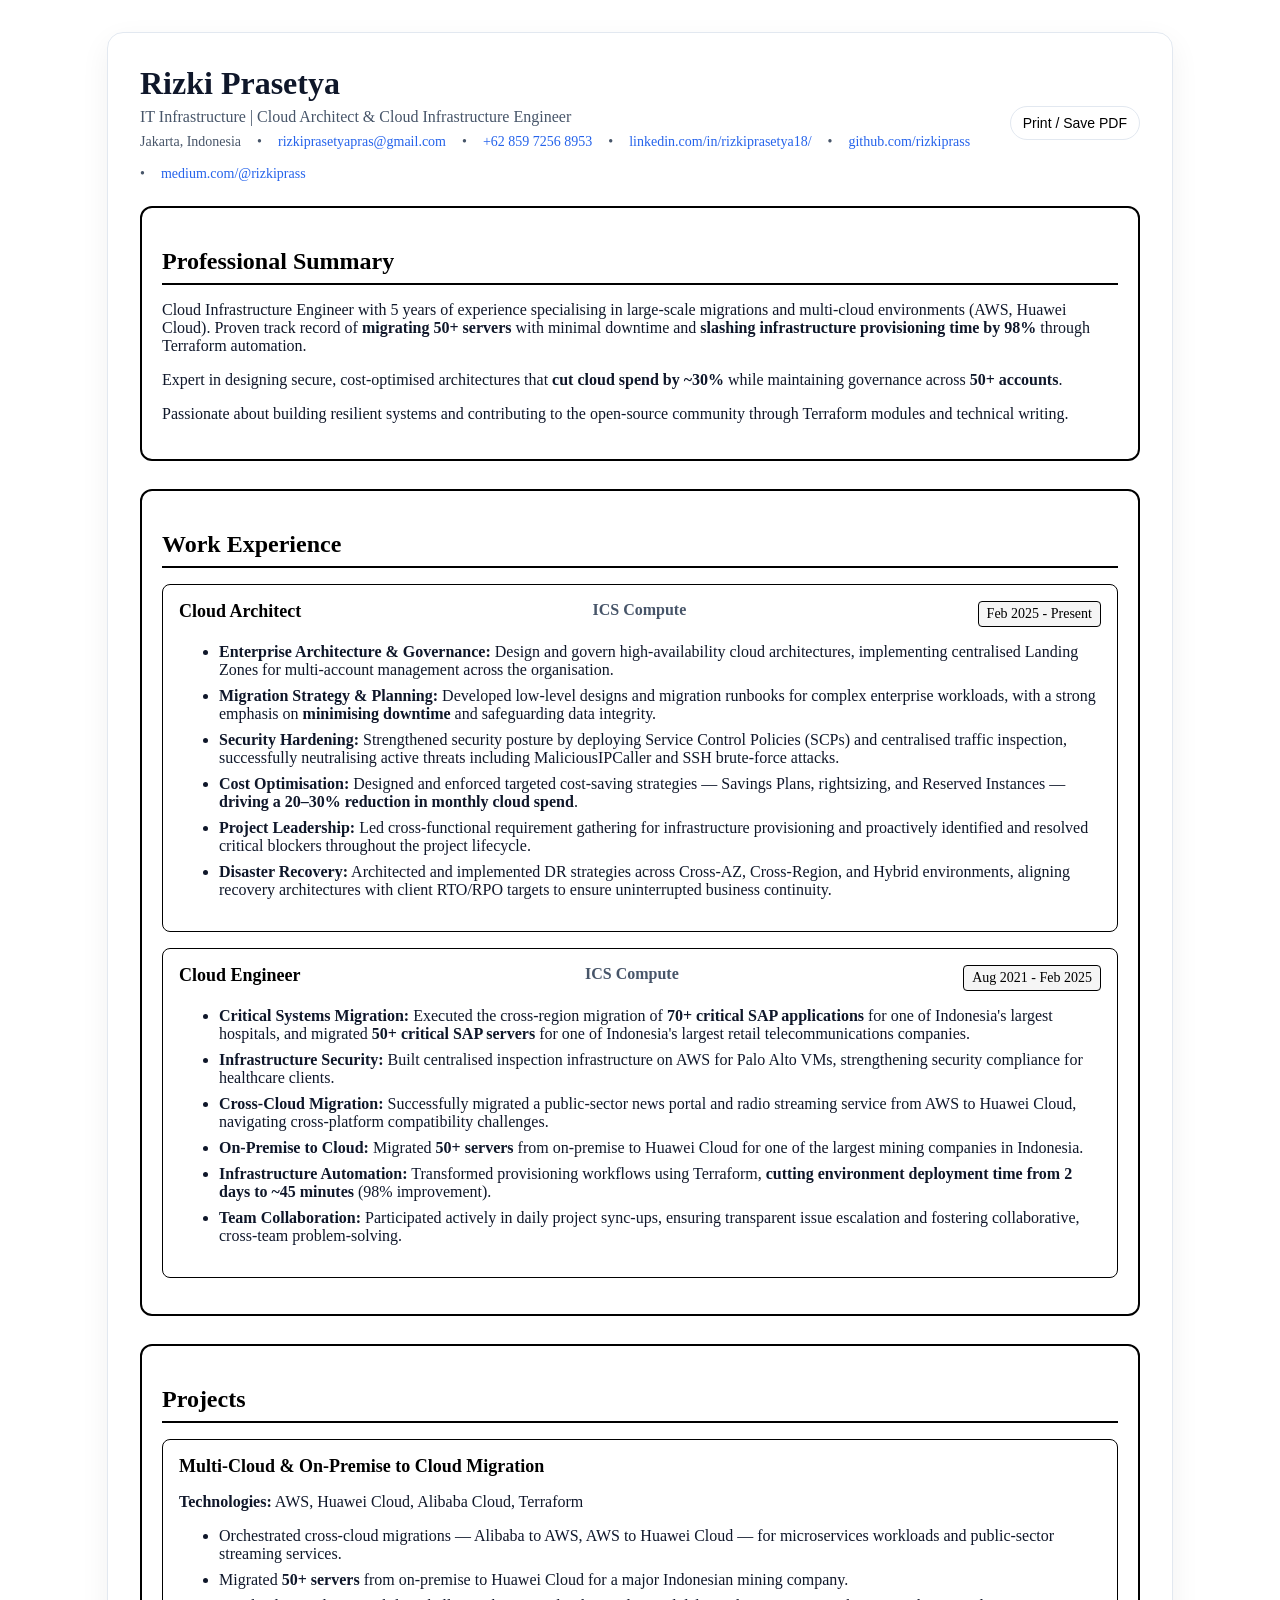
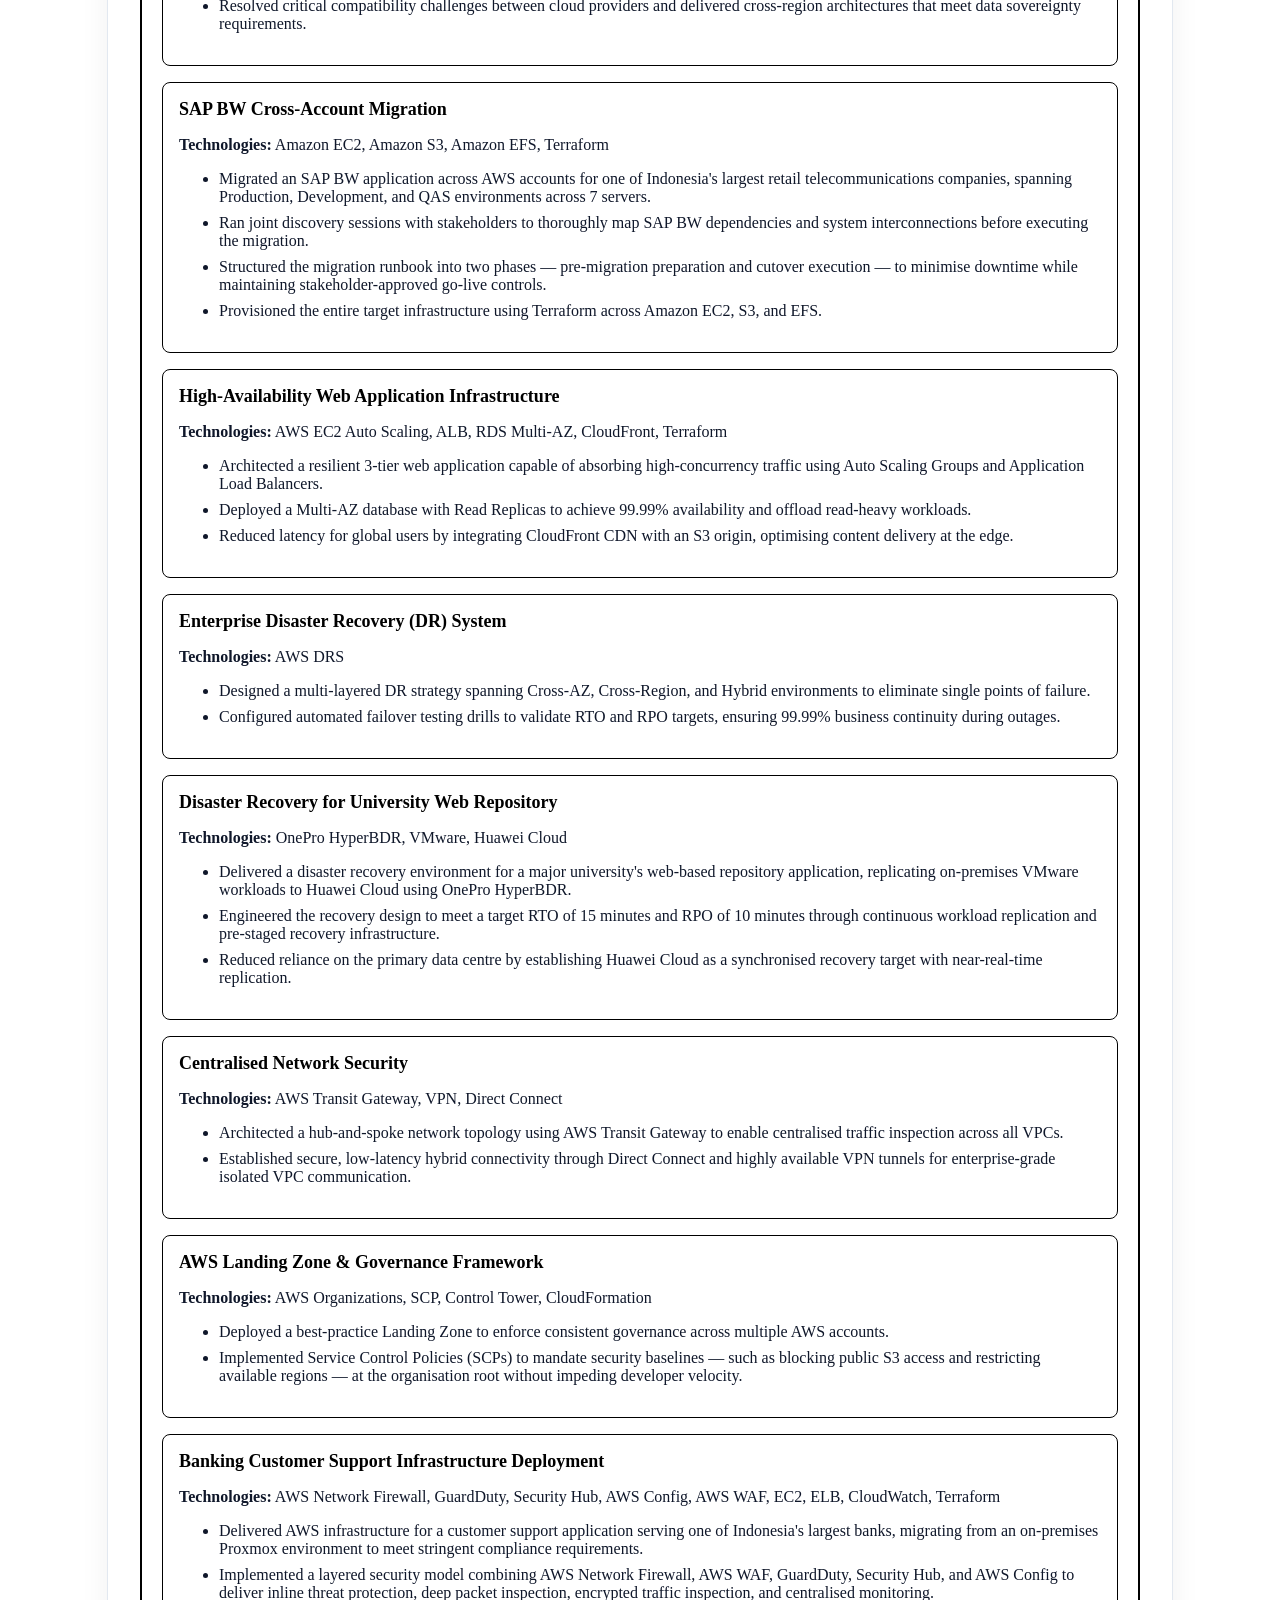
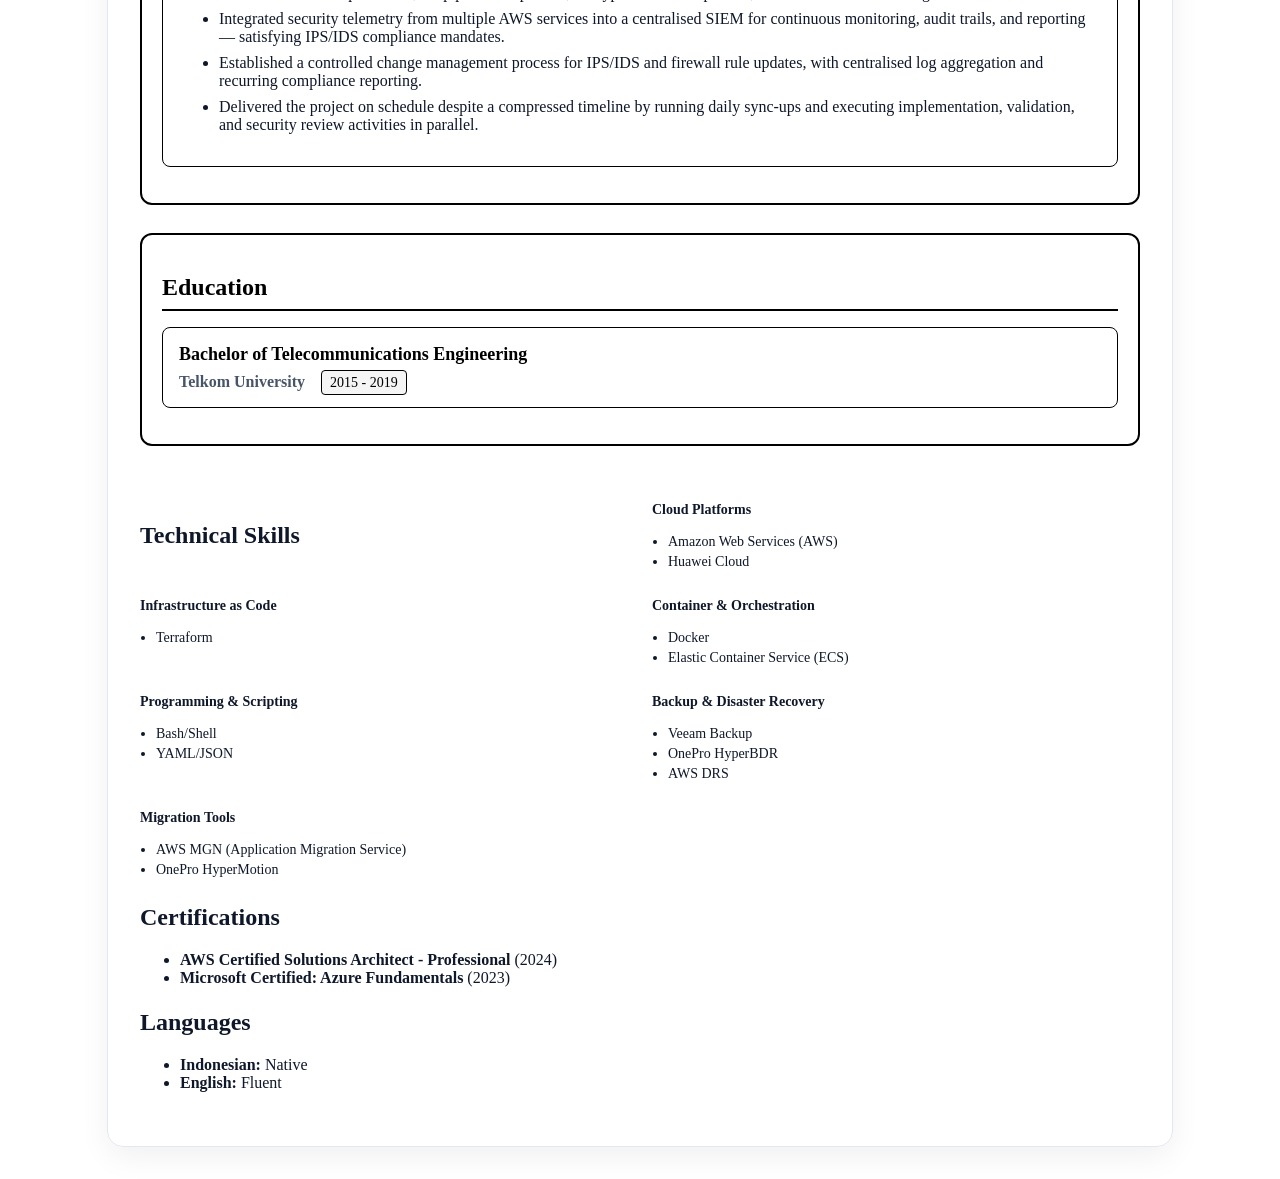
<file: index.html>
<!DOCTYPE html>
<html lang="en">

<head>
  <meta charset="utf-8" />
  <meta name="viewport" content="width=device-width, initial-scale=1" />
  <title>Rizki Prasetya — Resume</title>
  <link rel="stylesheet" href="style.css" />
</head>

<body>
  <div class="page">
    <header>
      <img src="profile-photo.jpg" alt="Rizki Prasetya" class="avatar" />
      <div class="title">
        <h1>Rizki Prasetya</h1>
        <p class="role">IT Infrastructure | Cloud Architect & Cloud Infrastructure Engineer</p>
        <div class="contact">
          <span>Jakarta, Indonesia</span>
          <span>•</span>
          <a href="mailto:your.email@example.com">rizkiprasetyapras@gmail.com</a>
          <span>•</span>
          <a href="tel:+62xxxxxxxxxxx">+62 859 7256 8953</a>
          <span>•</span>
          <a href="https://www.linkedin.com/in/rizkiprasetya18/" target="_blank"
            rel="noreferrer">linkedin.com/in/rizkiprasetya18/</a>
          <span>•</span>
          <a href="https://github.com/rizkiprass" target="_blank" rel="noreferrer">github.com/rizkiprass</a>
          <span>•</span>
          <a href="https://medium.com/@rizkiprass" target="_blank" rel="noreferrer">medium.com/@rizkiprass</a>
        </div>
      </div>
      <div class="toolbar">
        <button class="btn" onclick="window.print()">Print / Save PDF</button>
      </div>
    </header>

    <div class="grid">
      <!-- MAIN COLUMN -->
      <main>
        <!-- RINGKASAN -->
        <section class="summary">
          <h2>Professional Summary</h2>
          <p>Cloud Infrastructure Engineer with 5 years of experience specialising in large-scale migrations and
            multi-cloud environments (AWS, Huawei Cloud). Proven track record of <strong>migrating 50+ servers</strong>
            with minimal downtime and <strong>slashing infrastructure provisioning time by 98%</strong> through
            Terraform automation.</p>
          <p>Expert in designing secure, cost-optimised architectures that <strong>cut cloud spend by ~30%</strong>
            while maintaining governance across <strong>50+ accounts</strong>.</p>
          <p>Passionate about building resilient systems and contributing to the open-source community through Terraform
            modules and technical writing.</p>
        </section>

        <!-- PENGALAMAN KERJA -->
        <section class="experience">
          <h2>Work Experience</h2>

          <div class="job">
            <div class="job-header">
              <h3>Cloud Architect</h3>
              <span class="company">ICS Compute</span>
              <span class="period">Feb 2025 - Present</span>
            </div>
            <ul>
              <li><strong>Enterprise Architecture & Governance:</strong> Design and govern high-availability cloud
                architectures, implementing centralised Landing Zones for multi-account management across the
                organisation.</li>
              <li><strong>Migration Strategy & Planning:</strong> Developed low-level designs and migration runbooks
                for complex enterprise workloads, with a strong emphasis on <strong>minimising downtime</strong> and
                safeguarding data integrity.</li>
              <li><strong>Security Hardening:</strong> Strengthened security posture by deploying Service Control Policies
                (SCPs) and centralised traffic inspection, successfully neutralising active threats including
                MaliciousIPCaller and SSH brute-force attacks.</li>
              <li><strong>Cost Optimisation:</strong> Designed and enforced targeted cost-saving strategies — Savings
                Plans, rightsizing, and Reserved Instances — <strong>driving a 20–30% reduction in monthly cloud
                  spend</strong>.</li>
              <li><strong>Project Leadership:</strong> Led cross-functional requirement gathering for infrastructure
                provisioning and proactively identified and resolved critical blockers throughout the project
                lifecycle.</li>
              <li><strong>Disaster Recovery:</strong> Architected and implemented DR strategies across Cross-AZ,
                Cross-Region, and Hybrid environments, aligning recovery architectures with client RTO/RPO targets to
                ensure uninterrupted business continuity.</li>
            </ul>
          </div>

          <div class="job">
            <div class="job-header">
              <h3>Cloud Engineer</h3>
              <span class="company">ICS Compute</span>
              <span class="period">Aug 2021 - Feb 2025</span>
            </div>
            <ul>
              <li><strong>Critical Systems Migration:</strong> Executed the cross-region migration of <strong>70+
                  critical SAP applications</strong> for one of Indonesia's largest hospitals, and migrated
                <strong>50+ critical SAP servers</strong> for one of Indonesia's largest retail telecommunications
                companies.</li>
              <li><strong>Infrastructure Security:</strong> Built centralised inspection infrastructure on AWS for Palo
                Alto VMs, strengthening security compliance for healthcare clients.</li>
              <li><strong>Cross-Cloud Migration:</strong> Successfully migrated a public-sector news portal and radio
                streaming service from AWS to Huawei Cloud, navigating cross-platform compatibility challenges.</li>
              <li><strong>On-Premise to Cloud:</strong> Migrated <strong>50+ servers</strong> from on-premise to Huawei
                Cloud for one of the largest mining companies in Indonesia.</li>
              <li><strong>Infrastructure Automation:</strong> Transformed provisioning workflows using Terraform,
                <strong>cutting environment deployment time from 2 days to ~45 minutes</strong> (98% improvement).</li>
              <li><strong>Team Collaboration:</strong> Participated actively in daily project sync-ups, ensuring
                transparent issue escalation and fostering collaborative, cross-team problem-solving.</li>
            </ul>
          </div>
        </section>

        <!-- PROYEK UTAMA -->
        <section class="projects">
          <h2>Projects</h2>

          <div class="project">
            <h3>Multi-Cloud & On-Premise to Cloud Migration</h3>
            <p><strong>Technologies:</strong> AWS, Huawei Cloud, Alibaba Cloud, Terraform</p>
            <ul>
              <li>Orchestrated cross-cloud migrations — Alibaba to AWS, AWS to Huawei Cloud — for microservices
                workloads and public-sector streaming services.</li>
              <li>Migrated <strong>50+ servers</strong> from on-premise to Huawei Cloud for a major Indonesian mining
                company.</li>
              <li>Resolved critical compatibility challenges between cloud providers and delivered cross-region
                architectures that meet data sovereignty requirements.</li>
            </ul>
          </div>

          <div class="project">
            <h3>SAP BW Cross-Account Migration</h3>
            <p><strong>Technologies:</strong> Amazon EC2, Amazon S3, Amazon EFS, Terraform</p>
            <ul>
              <li>Migrated an SAP BW application across AWS accounts for one of Indonesia's largest retail
                telecommunications companies, spanning Production, Development, and QAS environments across 7 servers.
              </li>
              <li>Ran joint discovery sessions with stakeholders to thoroughly map SAP BW dependencies and system
                interconnections before executing the migration.</li>
              <li>Structured the migration runbook into two phases — pre-migration preparation and cutover execution —
                to minimise downtime while maintaining stakeholder-approved go-live controls.</li>
              <li>Provisioned the entire target infrastructure using Terraform across Amazon EC2, S3, and EFS.</li>
            </ul>
          </div>

          <div class="project">
            <h3>High-Availability Web Application Infrastructure</h3>
            <p><strong>Technologies:</strong> AWS EC2 Auto Scaling, ALB, RDS Multi-AZ, CloudFront, Terraform</p>
            <ul>
              <li>Architected a resilient 3-tier web application capable of absorbing high-concurrency traffic using Auto
                Scaling Groups and Application Load Balancers.</li>
              <li>Deployed a Multi-AZ database with Read Replicas to achieve 99.99% availability and offload read-heavy
                workloads.</li>
              <li>Reduced latency for global users by integrating CloudFront CDN with an S3 origin, optimising content
                delivery at the edge.</li>
            </ul>
          </div>

          <div class="project">
            <h3>Enterprise Disaster Recovery (DR) System</h3>
            <p><strong>Technologies:</strong> AWS DRS</p>
            <ul>
              <li>Designed a multi-layered DR strategy spanning Cross-AZ, Cross-Region, and Hybrid environments to
                eliminate single points of failure.</li>
              <li>Configured automated failover testing drills to validate RTO and RPO targets, ensuring 99.99%
                business continuity during outages.</li>
            </ul>
          </div>

          <div class="project">
            <h3>Disaster Recovery for University Web Repository</h3>
            <p><strong>Technologies:</strong> OnePro HyperBDR, VMware, Huawei Cloud</p>
            <ul>
              <li>Delivered a disaster recovery environment for a major university's web-based repository application,
                replicating on-premises VMware workloads to Huawei Cloud using OnePro HyperBDR.</li>
              <li>Engineered the recovery design to meet a target RTO of 15 minutes and RPO of 10 minutes through
                continuous workload replication and pre-staged recovery infrastructure.</li>
              <li>Reduced reliance on the primary data centre by establishing Huawei Cloud as a synchronised recovery
                target with near-real-time replication.</li>
            </ul>
          </div>

          <div class="project">
            <h3>Centralised Network Security</h3>
            <p><strong>Technologies:</strong> AWS Transit Gateway, VPN, Direct Connect</p>
            <ul>
              <li>Architected a hub-and-spoke network topology using AWS Transit Gateway to enable centralised traffic
                inspection across all VPCs.</li>
              <li>Established secure, low-latency hybrid connectivity through Direct Connect and highly available VPN
                tunnels for enterprise-grade isolated VPC communication.</li>
            </ul>
          </div>

          <div class="project">
            <h3>AWS Landing Zone & Governance Framework</h3>
            <p><strong>Technologies:</strong> AWS Organizations, SCP, Control Tower, CloudFormation</p>
            <ul>
              <li>Deployed a best-practice Landing Zone to enforce consistent governance across multiple AWS accounts.
              </li>
              <li>Implemented Service Control Policies (SCPs) to mandate security baselines — such as blocking public S3
                access and restricting available regions — at the organisation root without impeding developer velocity.
              </li>
            </ul>
          </div>

          <div class="project">
            <h3>Banking Customer Support Infrastructure Deployment</h3>
            <p><strong>Technologies:</strong> AWS Network Firewall, GuardDuty, Security Hub, AWS Config, AWS WAF, EC2,
              ELB, CloudWatch, Terraform</p>
            <ul>
              <li>Delivered AWS infrastructure for a customer support application serving one of Indonesia's largest
                banks, migrating from an on-premises Proxmox environment to meet stringent compliance requirements.</li>
              <li>Implemented a layered security model combining AWS Network Firewall, AWS WAF, GuardDuty, Security Hub,
                and AWS Config to deliver inline threat protection, deep packet inspection, encrypted traffic
                inspection, and centralised monitoring.</li>
              <li>Integrated security telemetry from multiple AWS services into a centralised SIEM for continuous
                monitoring, audit trails, and reporting — satisfying IPS/IDS compliance mandates.</li>
              <li>Established a controlled change management process for IPS/IDS and firewall rule updates, with
                centralised log aggregation and recurring compliance reporting.</li>
              <li>Delivered the project on schedule despite a compressed timeline by running daily sync-ups and executing
                implementation, validation, and security review activities in parallel.</li>
            </ul>
          </div>
        </section>

        <!-- PENDIDIKAN -->
        <section class="education">
          <h2>Education</h2>

          <div class="degree">
            <h3>Bachelor of Telecommunications Engineering</h3>
            <span class="school">Telkom University</span>
            <span class="period">2015 - 2019</span>
          </div>
        </section>
      </main>

      <!-- SIDEBAR -->
      <aside>
        <!-- KEAHLIAN TEKNIS -->
        <section class="skills">
          <h2>Technical Skills</h2>

          <div class="skill-category">
            <h3>Cloud Platforms</h3>
            <ul>
              <li>Amazon Web Services (AWS)</li>
              <li>Huawei Cloud</li>
            </ul>
          </div>

          <div class="skill-category">
            <h3>Infrastructure as Code</h3>
            <ul>
              <li>Terraform</li>
            </ul>
          </div>

          <div class="skill-category">
            <h3>Container & Orchestration</h3>
            <ul>
              <li>Docker</li>
              <li>Elastic Container Service (ECS)</li>
            </ul>
          </div>

          <div class="skill-category">
            <h3>Programming & Scripting</h3>
            <ul>
              <li>Bash/Shell</li>
              <li>YAML/JSON</li>
            </ul>
          </div>

          <div class="skill-category">
            <h3>Backup & Disaster Recovery</h3>
            <ul>
              <li>Veeam Backup</li>
              <li>OnePro HyperBDR</li>
              <li>AWS DRS</li>
            </ul>
          </div>

          <div class="skill-category">
            <h3>Migration Tools</h3>
            <ul>
              <li>AWS MGN (Application Migration Service)</li>
              <li>OnePro HyperMotion</li>
            </ul>
          </div>
        </section>

        <!-- SERTIFIKASI -->
        <section class="certifications">
          <h2>Certifications</h2>
          <ul>
            <li><strong>AWS Certified Solutions Architect - Professional</strong> (2024)</li>
            <li><strong>Microsoft Certified: Azure Fundamentals</strong> (2023)</li>
          </ul>
        </section>

        <!-- BAHASA -->
        <section class="languages">
          <h2>Languages</h2>
          <ul>
            <li><strong>Indonesian:</strong> Native</li>
            <li><strong>English:</strong> Fluent</li>
          </ul>
        </section>

      </aside>
    </div>
  </div>
</body>

</html>
</file>
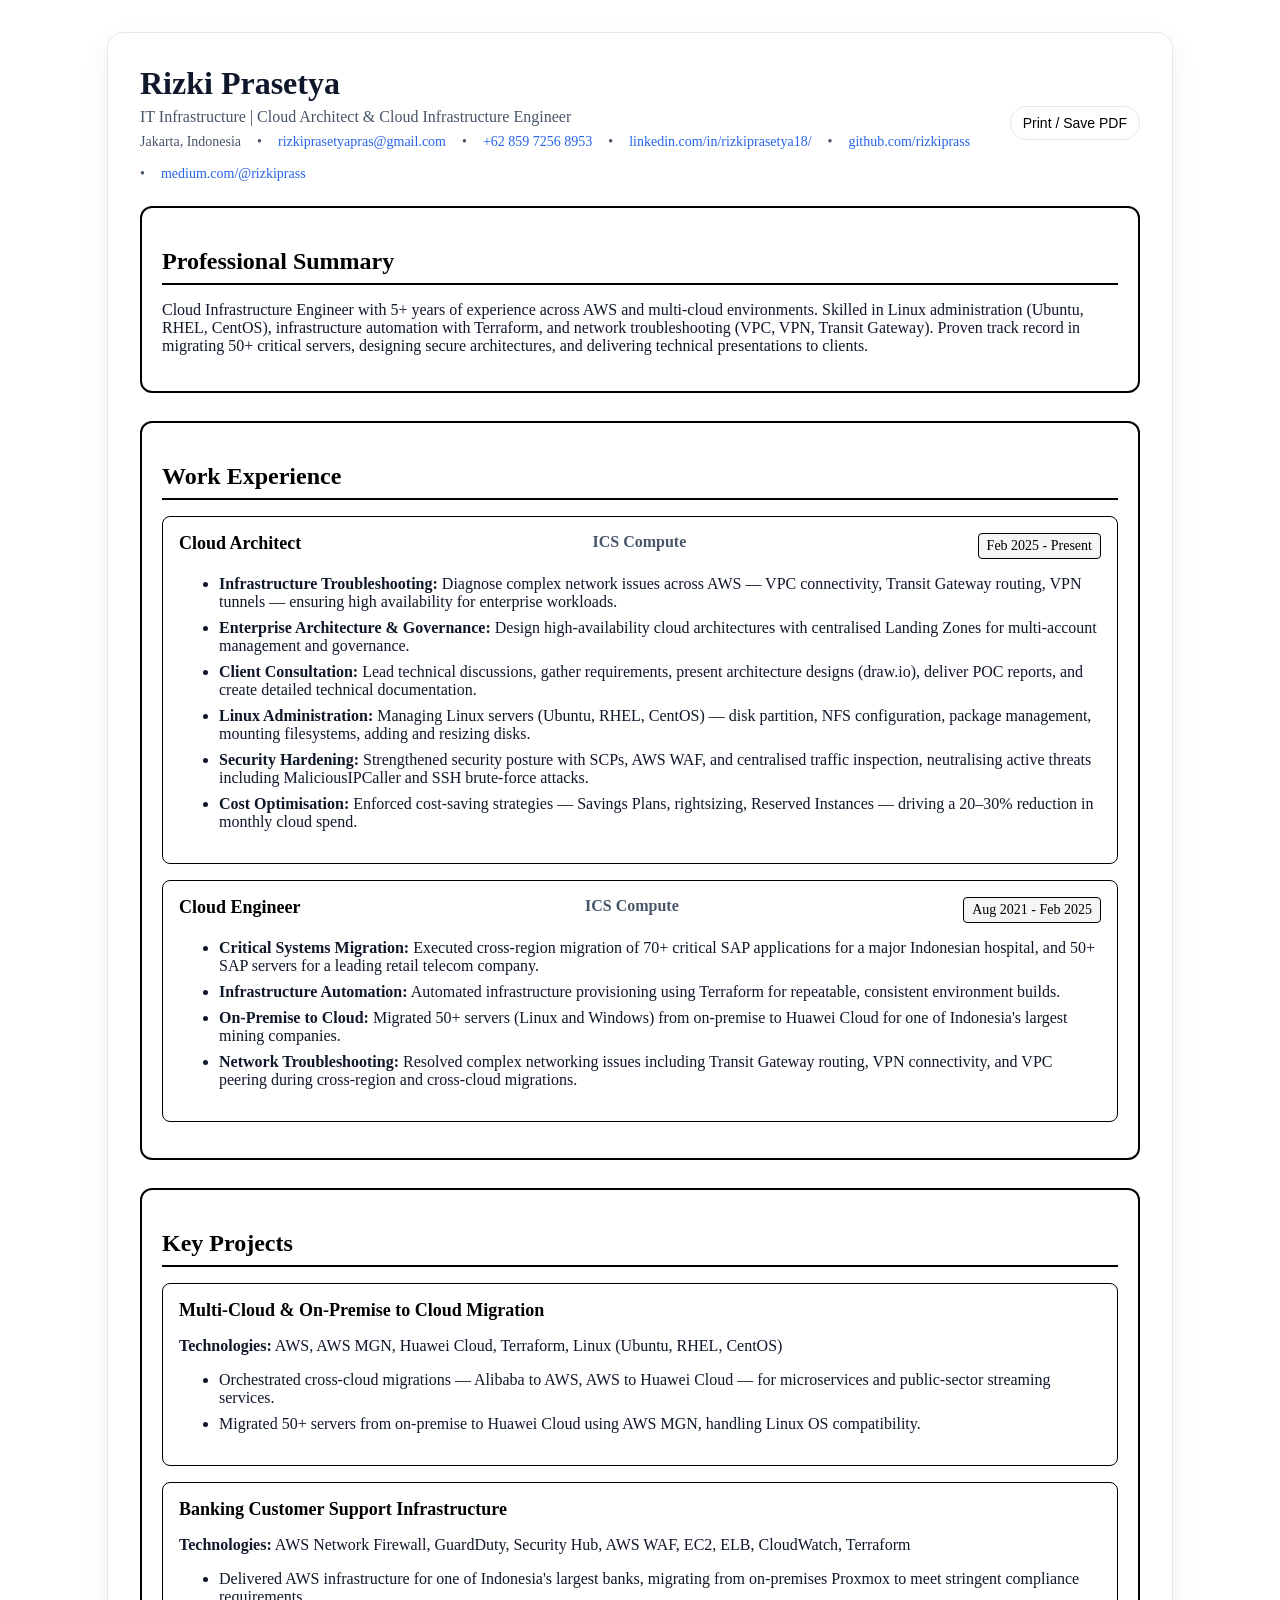
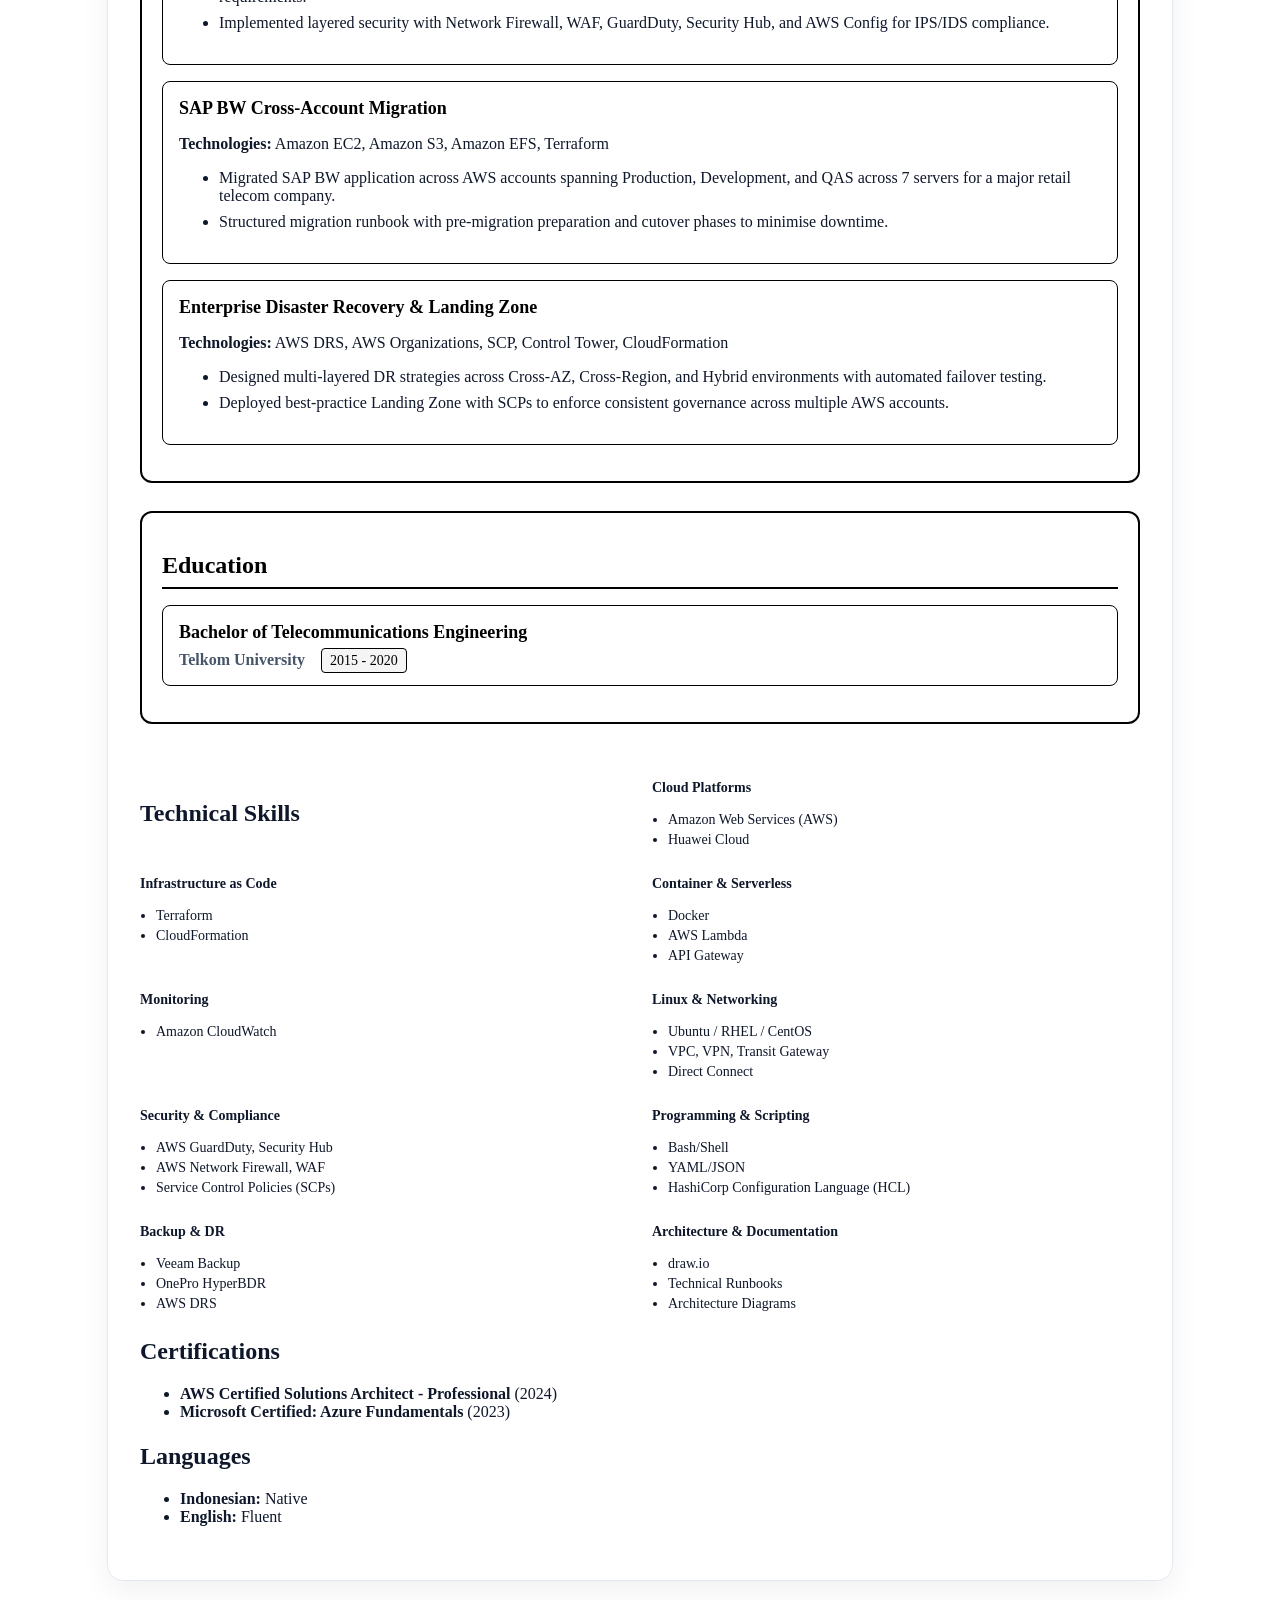
<file: index-short.html>
<!DOCTYPE html>
<html lang="en">

<head>
  <meta charset="utf-8" />
  <meta name="viewport" content="width=device-width, initial-scale=1" />
  <title>Rizki Prasetya — Resume (Short)</title>
  <link rel="stylesheet" href="style.css" />
</head>

<body>
  <div class="page">
    <header>
      <img src="profile-photo.jpg" alt="Rizki Prasetya" class="avatar" />
      <div class="title">
        <h1>Rizki Prasetya</h1>
        <p class="role">IT Infrastructure | Cloud Architect & Cloud Infrastructure Engineer</p>
        <div class="contact">
          <span>Jakarta, Indonesia</span>
          <span>•</span>
          <a href="mailto:rizkiprasetyapras@gmail.com">rizkiprasetyapras@gmail.com</a>
          <span>•</span>
          <a href="tel:+628****8953">+62 859 7256 8953</a>
          <span>•</span>
          <a href="https://www.linkedin.com/in/rizkiprasetya18/" target="_blank"
            rel="noreferrer">linkedin.com/in/rizkiprasetya18/</a>
          <span>•</span>
          <a href="https://github.com/rizkiprass" target="_blank" rel="noreferrer">github.com/rizkiprass</a>
          <span>•</span>
          <a href="https://medium.com/@rizkiprass" target="_blank" rel="noreferrer">medium.com/@rizkiprass</a>
        </div>
      </div>
      <div class="toolbar">
        <button class="btn" onclick="window.print()">Print / Save PDF</button>
      </div>
    </header>

    <div class="grid">
      <!-- MAIN COLUMN -->
      <main>
        <!-- RINGKASAN -->
        <section class="summary">
          <h2>Professional Summary</h2>
          <p>Cloud Infrastructure Engineer with 5+ years of experience across AWS and multi-cloud environments. Skilled
            in Linux administration (Ubuntu, RHEL, CentOS), infrastructure automation with Terraform, and network
            troubleshooting (VPC, VPN, Transit Gateway). Proven track record in migrating 50+ critical servers,
            designing secure architectures, and delivering technical presentations to clients.</p>
        </section>

        <!-- PENGALAMAN KERJA -->
        <section class="experience">
          <h2>Work Experience</h2>

          <div class="job">
            <div class="job-header">
              <h3>Cloud Architect</h3>
              <span class="company">ICS Compute</span>
              <span class="period">Feb 2025 - Present</span>
            </div>
            <ul>
              <li><strong>Infrastructure Troubleshooting:</strong> Diagnose complex network issues across AWS — VPC
                connectivity, Transit Gateway routing, VPN tunnels — ensuring high availability for enterprise workloads.
              </li>
              <li><strong>Enterprise Architecture & Governance:</strong> Design high-availability cloud architectures
                with centralised Landing Zones for multi-account management and governance.</li>
              <li><strong>Client Consultation:</strong> Lead technical discussions, gather requirements, present
                architecture designs (draw.io), deliver POC reports, and create detailed technical documentation.</li>
              <li><strong>Linux Administration:</strong> Managing Linux servers (Ubuntu, RHEL, CentOS) — disk partition,
                NFS configuration, package management, mounting filesystems, adding and resizing disks.</li>
              <li><strong>Security Hardening:</strong> Strengthened security posture with SCPs, AWS WAF, and centralised
                traffic inspection, neutralising active threats including MaliciousIPCaller and SSH brute-force attacks.
              </li>
              <li><strong>Cost Optimisation:</strong> Enforced cost-saving strategies — Savings Plans, rightsizing,
                Reserved Instances — driving a 20–30% reduction in monthly cloud spend.</li>
            </ul>
          </div>

          <div class="job">
            <div class="job-header">
              <h3>Cloud Engineer</h3>
              <span class="company">ICS Compute</span>
              <span class="period">Aug 2021 - Feb 2025</span>
            </div>
            <ul>
              <li><strong>Critical Systems Migration:</strong> Executed cross-region migration of 70+ critical SAP
                applications for a major Indonesian hospital, and 50+ SAP servers for a leading retail telecom company.
              </li>
              <li><strong>Infrastructure Automation:</strong> Automated infrastructure provisioning using Terraform for
                repeatable, consistent environment builds.</li>
              <li><strong>On-Premise to Cloud:</strong> Migrated 50+ servers (Linux and Windows) from on-premise to
                Huawei Cloud for one of Indonesia's largest mining companies.</li>
              <li><strong>Network Troubleshooting:</strong> Resolved complex networking issues including Transit Gateway
                routing, VPN connectivity, and VPC peering during cross-region and cross-cloud migrations.</li>
            </ul>
          </div>
        </section>

        <!-- PROYEK UTAMA -->
        <section class="projects">
          <h2>Key Projects</h2>

          <div class="project">
            <h3>Multi-Cloud & On-Premise to Cloud Migration</h3>
            <p><strong>Technologies:</strong> AWS, AWS MGN, Huawei Cloud, Terraform, Linux (Ubuntu, RHEL, CentOS)</p>
            <ul>
              <li>Orchestrated cross-cloud migrations — Alibaba to AWS, AWS to Huawei Cloud — for microservices and
                public-sector streaming services.</li>
              <li>Migrated 50+ servers from on-premise to Huawei Cloud using AWS MGN, handling Linux OS compatibility.</li>
            </ul>
          </div>

          <div class="project">
            <h3>Banking Customer Support Infrastructure</h3>
            <p><strong>Technologies:</strong> AWS Network Firewall, GuardDuty, Security Hub, AWS WAF, EC2, ELB,
              CloudWatch, Terraform</p>
            <ul>
              <li>Delivered AWS infrastructure for one of Indonesia's largest banks, migrating from on-premises Proxmox
                to meet stringent compliance requirements.</li>
              <li>Implemented layered security with Network Firewall, WAF, GuardDuty, Security Hub, and AWS Config for
                IPS/IDS compliance.</li>
            </ul>
          </div>

          <div class="project">
            <h3>SAP BW Cross-Account Migration</h3>
            <p><strong>Technologies:</strong> Amazon EC2, Amazon S3, Amazon EFS, Terraform</p>
            <ul>
              <li>Migrated SAP BW application across AWS accounts spanning Production, Development, and QAS across 7
                servers for a major retail telecom company.</li>
              <li>Structured migration runbook with pre-migration preparation and cutover phases to minimise downtime.
              </li>
            </ul>
          </div>

          <div class="project">
            <h3>Enterprise Disaster Recovery & Landing Zone</h3>
            <p><strong>Technologies:</strong> AWS DRS, AWS Organizations, SCP, Control Tower, CloudFormation</p>
            <ul>
              <li>Designed multi-layered DR strategies across Cross-AZ, Cross-Region, and Hybrid environments with
                automated failover testing.</li>
              <li>Deployed best-practice Landing Zone with SCPs to enforce consistent governance across multiple AWS
                accounts.</li>
            </ul>
          </div>
        </section>

        <!-- PENDIDIKAN -->
        <section class="education">
          <h2>Education</h2>

          <div class="degree">
            <h3>Bachelor of Telecommunications Engineering</h3>
            <span class="school">Telkom University</span>
            <span class="period">2015 - 2020</span>
          </div>
        </section>
      </main>

      <!-- SIDEBAR -->
      <aside>
        <!-- KEAHLIAN TEKNIS -->
        <section class="skills">
          <h2>Technical Skills</h2>

          <div class="skill-category">
            <h3>Cloud Platforms</h3>
            <ul>
              <li>Amazon Web Services (AWS)</li>
              <li>Huawei Cloud</li>
            </ul>
          </div>

          <div class="skill-category">
            <h3>Infrastructure as Code</h3>
            <ul>
              <li>Terraform</li>
              <li>CloudFormation</li>
            </ul>
          </div>

          <div class="skill-category">
            <h3>Container & Serverless</h3>
            <ul>
              <li>Docker</li>
              <li>AWS Lambda</li>
              <li>API Gateway</li>
            </ul>
          </div>

          <div class="skill-category">
            <h3>Monitoring</h3>
            <ul>
              <li>Amazon CloudWatch</li>
            </ul>
          </div>

          <div class="skill-category">
            <h3>Linux & Networking</h3>
            <ul>
              <li>Ubuntu / RHEL / CentOS</li>
              <li>VPC, VPN, Transit Gateway</li>
              <li>Direct Connect</li>
            </ul>
          </div>

          <div class="skill-category">
            <h3>Security & Compliance</h3>
            <ul>
              <li>AWS GuardDuty, Security Hub</li>
              <li>AWS Network Firewall, WAF</li>
              <li>Service Control Policies (SCPs)</li>
            </ul>
          </div>

          <div class="skill-category">
            <h3>Programming & Scripting</h3>
            <ul>
              <li>Bash/Shell</li>
              <li>YAML/JSON</li>
              <li>HashiCorp Configuration Language (HCL)</li>
            </ul>
          </div>

          <div class="skill-category">
            <h3>Backup & DR</h3>
            <ul>
              <li>Veeam Backup</li>
              <li>OnePro HyperBDR</li>
              <li>AWS DRS</li>
            </ul>
          </div>

          <div class="skill-category">
            <h3>Architecture & Documentation</h3>
            <ul>
              <li>draw.io</li>
              <li>Technical Runbooks</li>
              <li>Architecture Diagrams</li>
            </ul>
          </div>
        </section>

        <!-- SERTIFIKASI -->
        <section class="certifications">
          <h2>Certifications</h2>
          <ul>
            <li><strong>AWS Certified Solutions Architect - Professional</strong> (2024)</li>
            <li><strong>Microsoft Certified: Azure Fundamentals</strong> (2023)</li>
          </ul>
        </section>

        <!-- BAHASA -->
        <section class="languages">
          <h2>Languages</h2>
          <ul>
            <li><strong>Indonesian:</strong> Native</li>
            <li><strong>English:</strong> Fluent</li>
          </ul>
        </section>

      </aside>
    </div>
  </div>
</body>

</html>
</file>
<file: style.css>
:root {
  --ink: #0f172a;
  --muted: #475569;
  --light: #e2e8f0;
  --accent: #2563eb;
}

html,
body {
  margin: 0;
  padding: 0;
  font-family: "Times New Roman", Times, "Liberation Serif", Georgia, serif;
  color: var(--ink);
  background: #fff;
}

.page {
  max-width: 1000px;
  margin: 32px auto;
  padding: 32px;
  box-shadow: 0 10px 30px rgba(2, 6, 23, .06);
  border: 1px solid var(--light);
  border-radius: 16px
}

/* Header */
header {
  display: flex;
  gap: 24px;
  align-items: center;
  flex-wrap: wrap
}

.avatar {
  display: none;
}

.title {
  flex: 1
}

h1 {
  font-size: 32px;
  line-height: 1.15;
  margin: 0 0 6px 0
}

.role {
  font-size: 16px;
  color: var(--muted);
  margin: 0
}

.contact {
  display: flex;
  gap: 16px;
  flex-wrap: wrap;
  margin-top: 8px;
  color: var(--muted);
  font-size: 14px
}

.contact a {
  color: var(--accent);
  text-decoration: none
}

.toolbar {
  margin-left: auto;
  display: flex;
  gap: 8px
}

.btn {
  border: 1px solid var(--light);
  padding: 8px 12px;
  border-radius: 999px;
  background: #fff;
  font-size: 14px;
  cursor: pointer
}

.btn:hover {
  border-color: #cbd5e1
}

/* Layout */
.grid {
  display: grid;
  grid-template-columns: 1fr;
  gap: 28px;
  margin-top: 24px
}

/* Reorder: put sidebar (aside) at bottom */
main {
  order: 1;
}

aside {
  order: 2;
}

/* Skills Section - 2-Column Grid */
.skills {
  display: grid;
  grid-template-columns: 1fr 1fr;
  gap: 24px;
}

.skill-category {
  display: flex;
  flex-direction: column;
}

.skill-category h3 {
  margin-top: 0;
  margin-bottom: 12px;
  font-size: 14px;
  font-weight: 600;
}

.skill-category ul {
  margin: 0;
  padding-left: 16px;
}

.skill-category li {
  margin: 4px 0;
  font-size: 14px;
}

/* Mobile Responsive */
@media (max-width:900px) {
  .grid {
    grid-template-columns: 1fr
  }
  
  .skills {
    grid-template-columns: 1fr;
  }

  .page {
    margin: 16px;
    padding: 16px
  }

  header {
    flex-direction: column;
    text-align: center;
    gap: 16px
  }

  .avatar {
    width: 120px;
    height: 144px;
    margin: 0 auto
  }

  .title {
    text-align: center
  }

  h1 {
    font-size: 24px
  }

  .contact {
    justify-content: center;
    gap: 8px;
    font-size: 12px
  }

  .toolbar {
    margin: 0;
    justify-content: center
  }

  .job-header {
    flex-direction: column;
    gap: 4px
  }

  .period {
    align-self: flex-start
  }
}

section {
  margin-bottom: 22px
}

.sec-title {
  font-size: 13px;
  letter-spacing: .12em;
  text-transform: uppercase;
  color: var(--muted);
  margin: 0 0 10px 0
}

/* Timeline */
.item {
  display: grid;
  grid-template-columns: auto 1fr;
  gap: 8px 16px;
  padding: 14px 0;
  border-top: 1px solid #f1f5f9
}

.item:first-child {
  border-top: none
}

.item .period {
  font-size: 12px;
  color: var(--muted);
  white-space: nowrap
}

.item h3 {
  font-size: 16px;
  margin: 0
}

.item .meta {
  font-size: 14px;
  color: var(--muted);
  margin-top: 2px
}

.item ul {
  margin: 8px 0 0 18px;
  padding: 0
}

.item li {
  margin: 6px 0
}

/* Job list items spacing */
.job ul li,
.project ul li {
  margin-bottom: 8px;
}

.job ul li:last-child,
.project ul li:last-child {
  margin-bottom: 0;
}

/* Pills */
.pills {
  display: flex;
  flex-wrap: wrap;
  gap: 8px
}

.pill {
  border: 1px solid var(--light);
  padding: 6px 10px;
  border-radius: 999px;
  font-size: 13px
}

/* Cards */
.card {
  border: 1px solid var(--light);
  border-radius: 14px;
  padding: 14px
}

.card+.card {
  margin-top: 10px
}

/* Section Styling - Monokrom */
.experience,
.projects,
.education,
.summary {
  border: 2px solid #000;
  border-radius: 12px;
  padding: 20px;
  background: #fff;
  margin-bottom: 28px;
}

/* Section Headers - Hitam dengan underline */
.experience h2,
.projects h2,
.education h2,
.summary h2 {
  color: #000;
  border-bottom: 2px solid #000;
  padding-bottom: 8px;
  margin-bottom: 16px;
  font-weight: 700;
}

/* Job, Project, Education items styling */
.job,
.project,
.degree {
  background: #fff;
  border: 1px solid #000;
  border-radius: 8px;
  padding: 16px;
  margin-bottom: 16px;
}

.job-header {
  display: flex;
  justify-content: space-between;
  align-items: flex-start;
  flex-wrap: wrap;
  gap: 8px;
  margin-bottom: 12px;
}

.job-header h3,
.project h3,
.degree h3 {
  color: #000;
  margin: 0;
  font-size: 18px;
  font-weight: 600;
}

.project h3,
.degree h3 {
  margin-bottom: 8px;
}

.company,
.school {
  font-weight: 600;
  color: var(--muted);
}

.school {
  margin-right: 12px;
}

.period {
  font-size: 14px;
  color: #000;
  background: #f5f5f5;
  padding: 4px 8px;
  border-radius: 4px;
  border: 1px solid #000;
}

/* Footer */
footer {
  margin-top: 18px;
  font-size: 12px;
  color: var(--muted)
}

/* Mobile specific adjustments */
@media (max-width:600px) {
  .contact {
    flex-direction: column;
    gap: 4px;
    align-items: center
  }

  .contact span {
    display: none
  }

  .experience,
  .projects,
  .education,
  .summary {
    padding: 12px;
    margin-bottom: 16px
  }

  .job,
  .project,
  .degree {
    padding: 12px
  }

  h1 {
    font-size: 20px
  }

  .role {
    font-size: 14px
  }
}

/* Print */
@media print {
  .page {
    box-shadow: none;
    border: none;
    margin: 0;
    padding: 0
  }

  .toolbar {
    display: none
  }

  a {
    color: inherit;
    text-decoration: none
  }

  /* Monokrom untuk print */
  .experience,
  .projects,
  .education,
  .summary {
    border: 1px solid #000;
    background: #fff;
  }

  .job,
  .project,
  .degree {
    border: 1px solid #000;
  }
}
</file>
